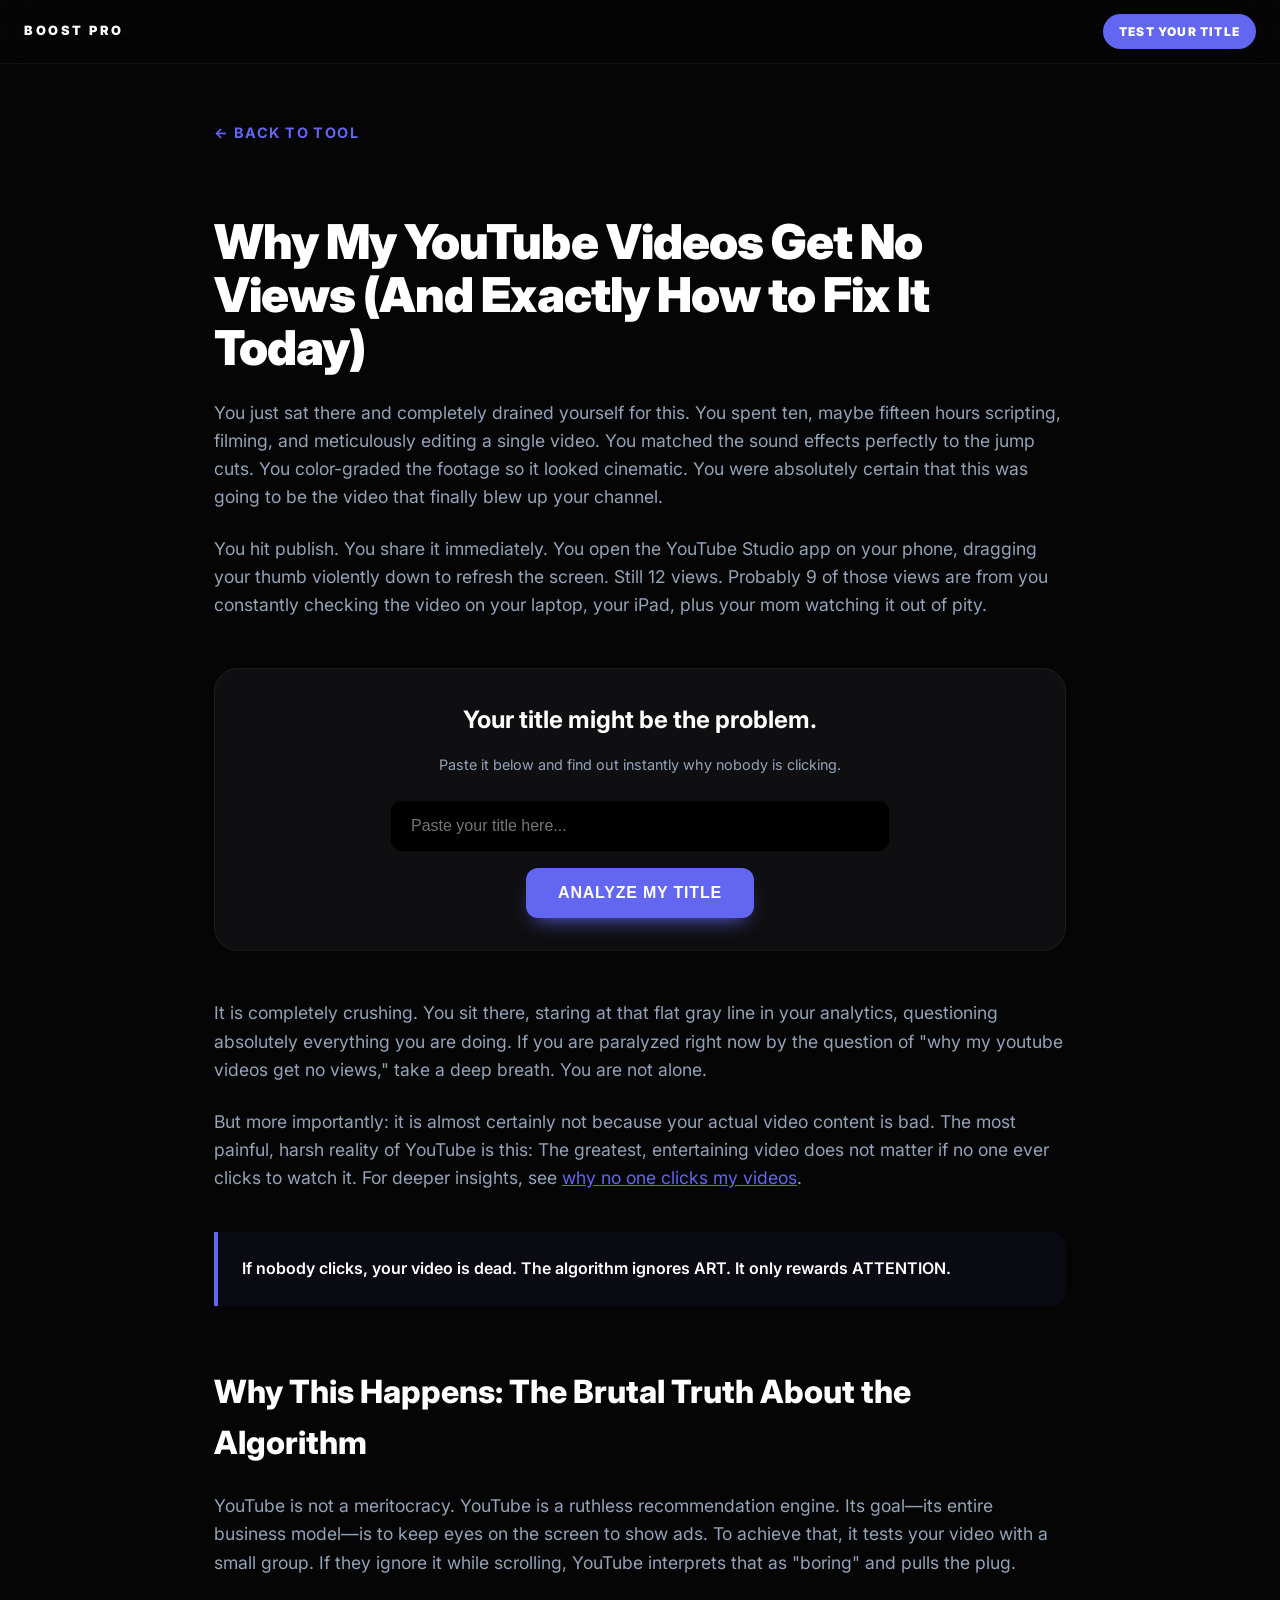
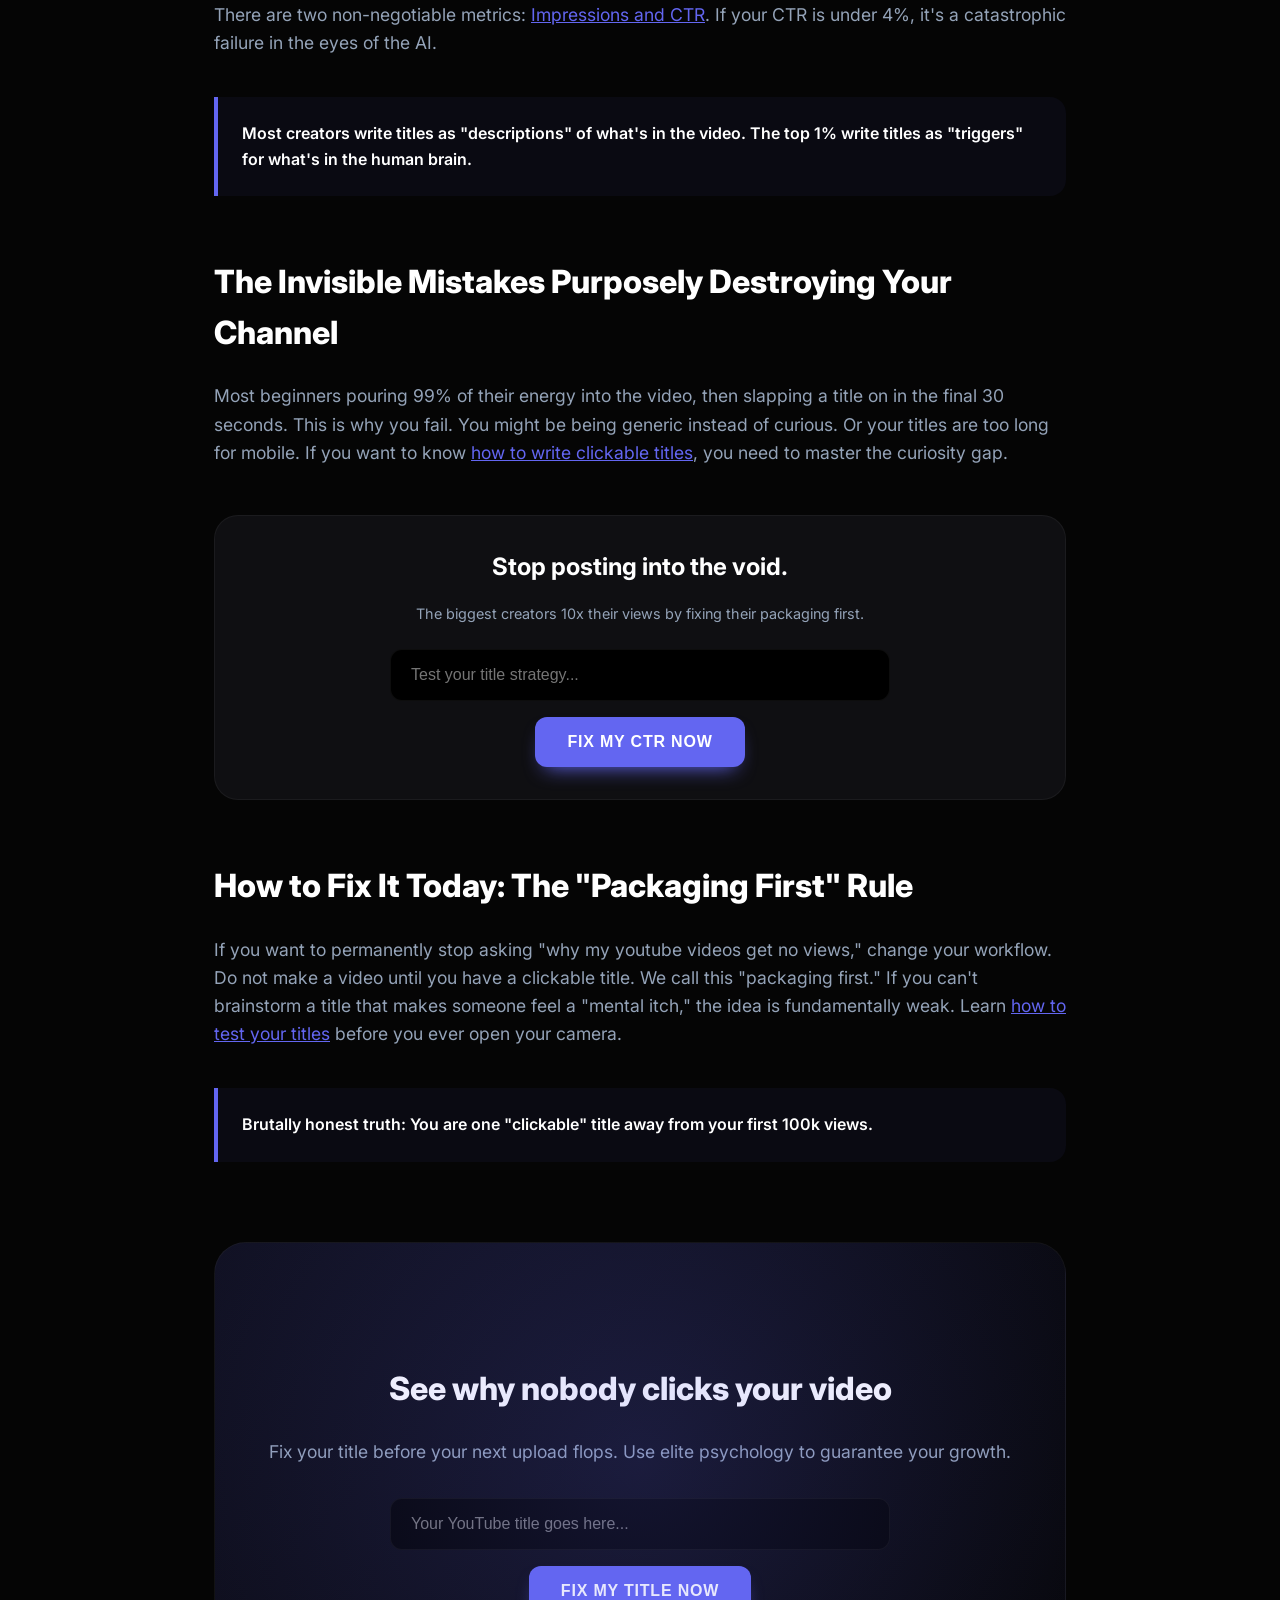
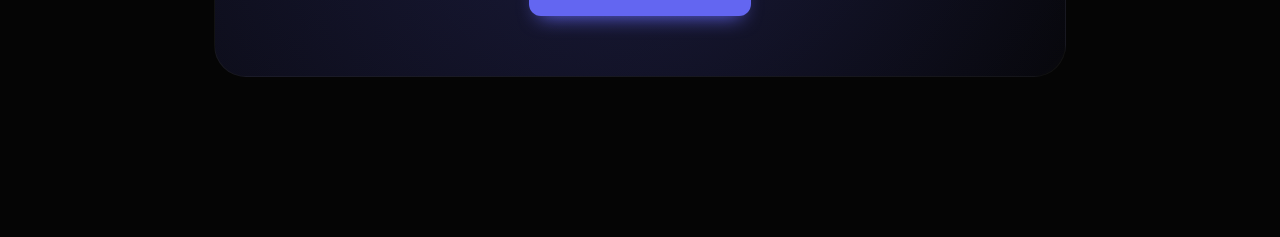
<file: seo_pages/1_why_my_youtube_videos_get_no_views.html>
<!DOCTYPE html>
<html lang="en">
<head>
    <meta charset="UTF-8">
    <meta name="viewport" content="width=device-width, initial-scale=1.0">
    <title>Why My Youtube Videos Get No Views | YouTube Growth Guide</title>
    <link href="https://fonts.googleapis.com/css2?family=Inter:wght@400;500;600;700;800;900&display=swap" rel="stylesheet">
    <link rel="stylesheet" href="styles.css">
</head>
<body>
    <!-- Global Navigation -->
    <nav class="global-nav">
        <a href="../tool.html" class="nav-logo">Boost Pro</a>
        <a href="../tool.html" class="nav-cta">Test Your Title</a>
    </nav>

    <div class="container">
        <a href="../tool.html" class="back-link">&larr; Back to Tool</a>
        
        <h1>Why My YouTube Videos Get No Views (And Exactly How to Fix It Today)</h1>

        <p>You just sat there and completely drained yourself for this. You spent ten, maybe fifteen hours scripting, filming, and meticulously editing a single video. You matched the sound effects perfectly to the jump cuts. You color-graded the footage so it looked cinematic. You were absolutely certain that this was going to be the video that finally blew up your channel.</p>
        
        <p>You hit publish. You share it immediately. You open the YouTube Studio app on your phone, dragging your thumb violently down to refresh the screen. Still 12 views. Probably 9 of those views are from you constantly checking the video on your laptop, your iPad, plus your mom watching it out of pity.</p>

        <!-- Inline CTA 1 -->
        <div class="cta-inline">
            <h3 style="margin-bottom: 8px;">Your title might be the problem.</h3>
            <p style="font-size: 0.9rem; margin-bottom: 24px;">Paste it below and find out instantly why nobody is clicking.</p>
            <input id="inlineInput1" placeholder="Paste your title here...">
            <br>
            <button onclick="redirectWithTitle('inlineInput1')">Analyze My Title</button>
        </div>

        <p>It is completely crushing. You sit there, staring at that flat gray line in your analytics, questioning absolutely everything you are doing. If you are paralyzed right now by the question of "why my youtube videos get no views," take a deep breath. You are not alone.</p>
        
        <p>But more importantly: it is almost certainly not because your actual video content is bad. The most painful, harsh reality of YouTube is this: The greatest, entertaining video does not matter if no one ever clicks to watch it. For deeper insights, see <a href="5_why_no_one_clicks_my_videos.html" style="color: var(--accent);">why no one clicks my videos</a>.</p>

        <div class="highlight-box">
            If nobody clicks, your video is dead. The algorithm ignores ART. It only rewards ATTENTION.
        </div>

        <h2>Why This Happens: The Brutal Truth About the Algorithm</h2>
        <p>YouTube is not a meritocracy. YouTube is a ruthless recommendation engine. Its goal—its entire business model—is to keep eyes on the screen to show ads. To achieve that, it tests your video with a small group. If they ignore it while scrolling, YouTube interprets that as "boring" and pulls the plug.</p>
        
        <p>There are two non-negotiable metrics: <a href="3_why_my_youtube_ctr_is_low.html" style="color: var(--accent);">Impressions and CTR</a>. If your CTR is under 4%, it's a catastrophic failure in the eyes of the AI.</p>

        <div class="highlight-box">
             Most creators write titles as "descriptions" of what's in the video. The top 1% write titles as "triggers" for what's in the human brain.
        </div>

        <h2>The Invisible Mistakes Purposely Destroying Your Channel</h2>
        <p>Most beginners pouring 99% of their energy into the video, then slapping a title on in the final 30 seconds. This is why you fail. You might be being generic instead of curious. Or your titles are too long for mobile. If you want to know <a href="2_how_to_write_clickable_youtube_titles.html" style="color: var(--accent);">how to write clickable titles</a>, you need to master the curiosity gap.</p>

        <div class="cta-inline">
            <h3>Stop posting into the void.</h3>
            <p style="font-size: 0.9rem;">The biggest creators 10x their views by fixing their packaging first.</p>
            <input id="inlineInput2" placeholder="Test your title strategy...">
            <br>
            <button onclick="redirectWithTitle('inlineInput2')">Fix My CTR Now</button>
        </div>

        <h2>How to Fix It Today: The "Packaging First" Rule</h2>
        <p>If you want to permanently stop asking "why my youtube videos get no views," change your workflow. Do not make a video until you have a clickable title. We call this "packaging first." If you can't brainstorm a title that makes someone feel a "mental itch," the idea is fundamentally weak. Learn <a href="4_how_to_test_youtube_titles_before_posting.html" style="color: var(--accent);">how to test your titles</a> before you ever open your camera.</p>

        <div class="highlight-box">
            Brutally honest truth: You are one "clickable" title away from your first 100k views.
        </div>

        <div class="cta-hero" style="margin-top: 80px;">
            <h2>See why nobody clicks your video</h2>
            <p>Fix your title before your next upload flops. Use elite psychology to guarantee your growth.</p>
            <div style="margin-top: 32px;">
                <input id="finalInput" type="text" placeholder="Your YouTube title goes here...">
                <br>
                <button onclick="redirectWithTitle('finalInput')">Fix My Title Now</button>
            </div>
        </div>
    </div>

    <script>
    function redirectWithTitle(inputId) {
      const input = document.getElementById(inputId).value;
      if (!input) return;
      window.location.href = "../tool.html?title=" + encodeURIComponent(input);
    }
    </script>
</body>
</html>
</file>
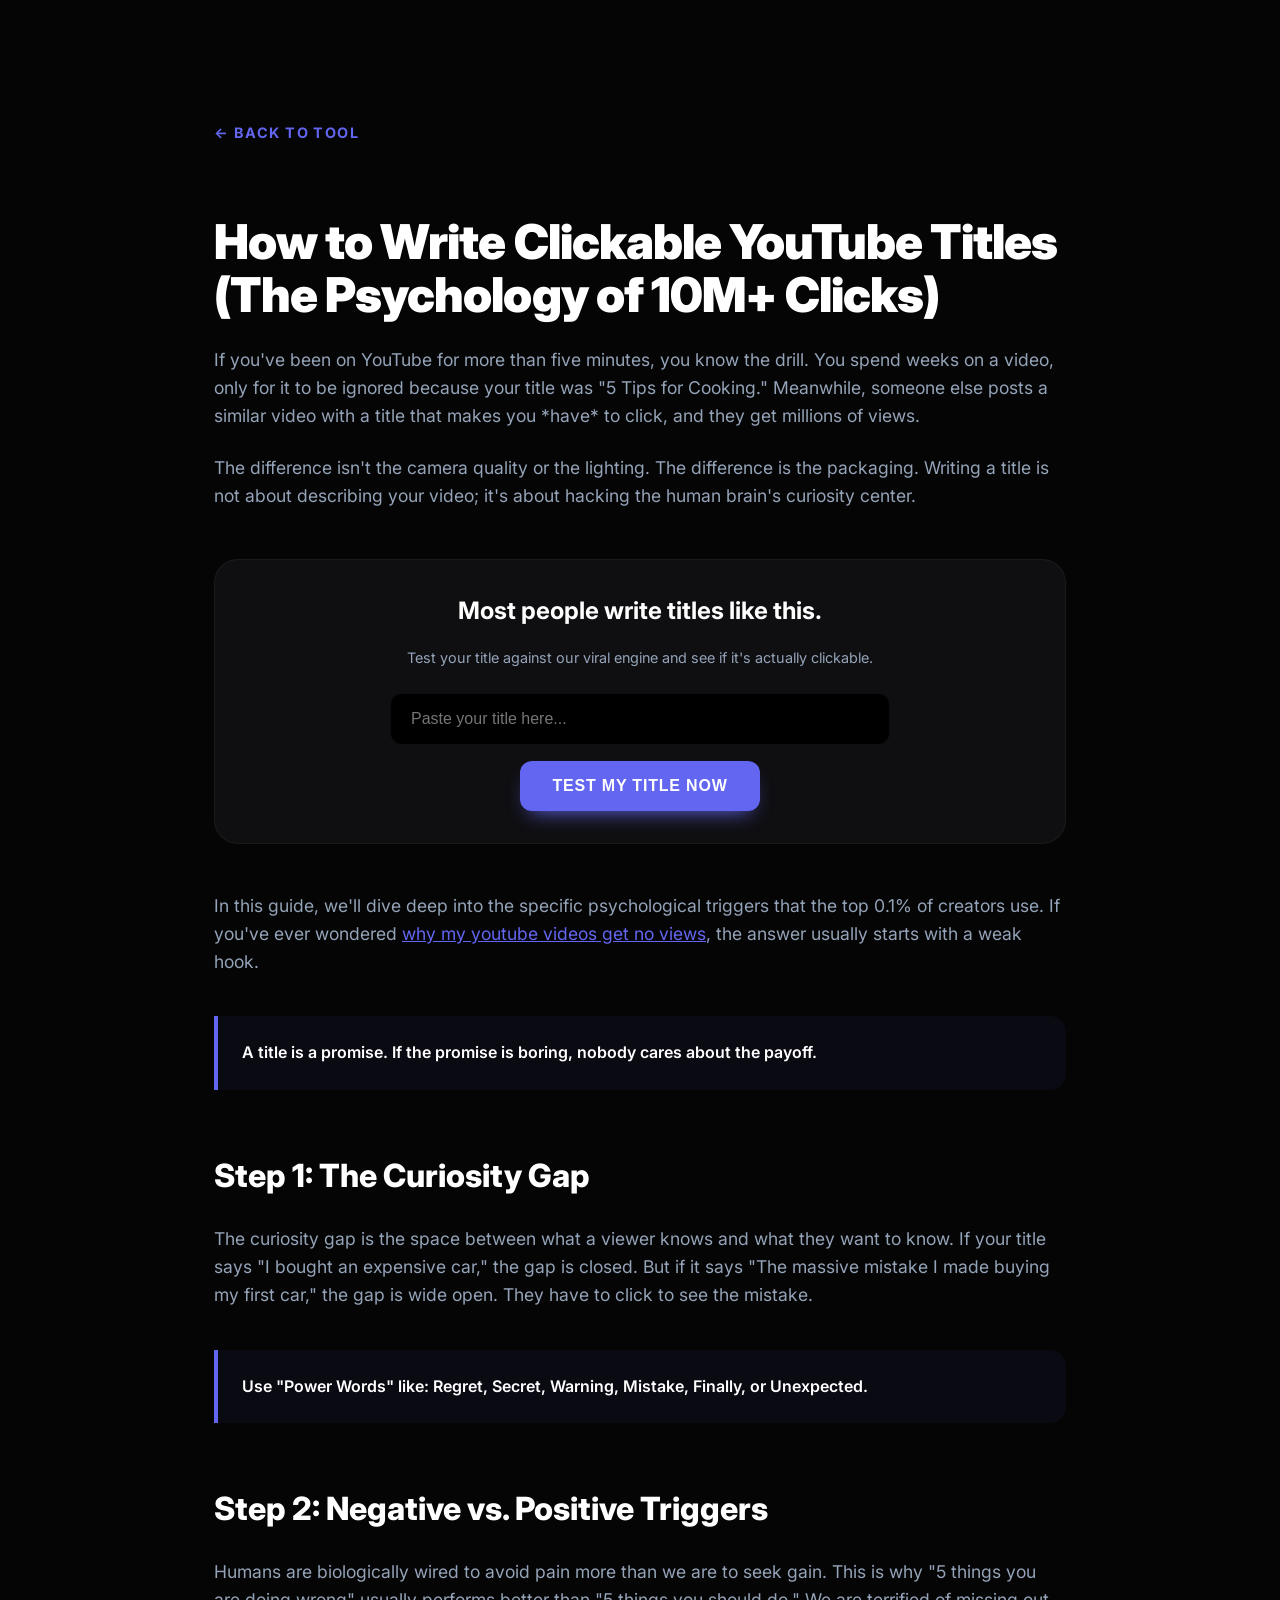
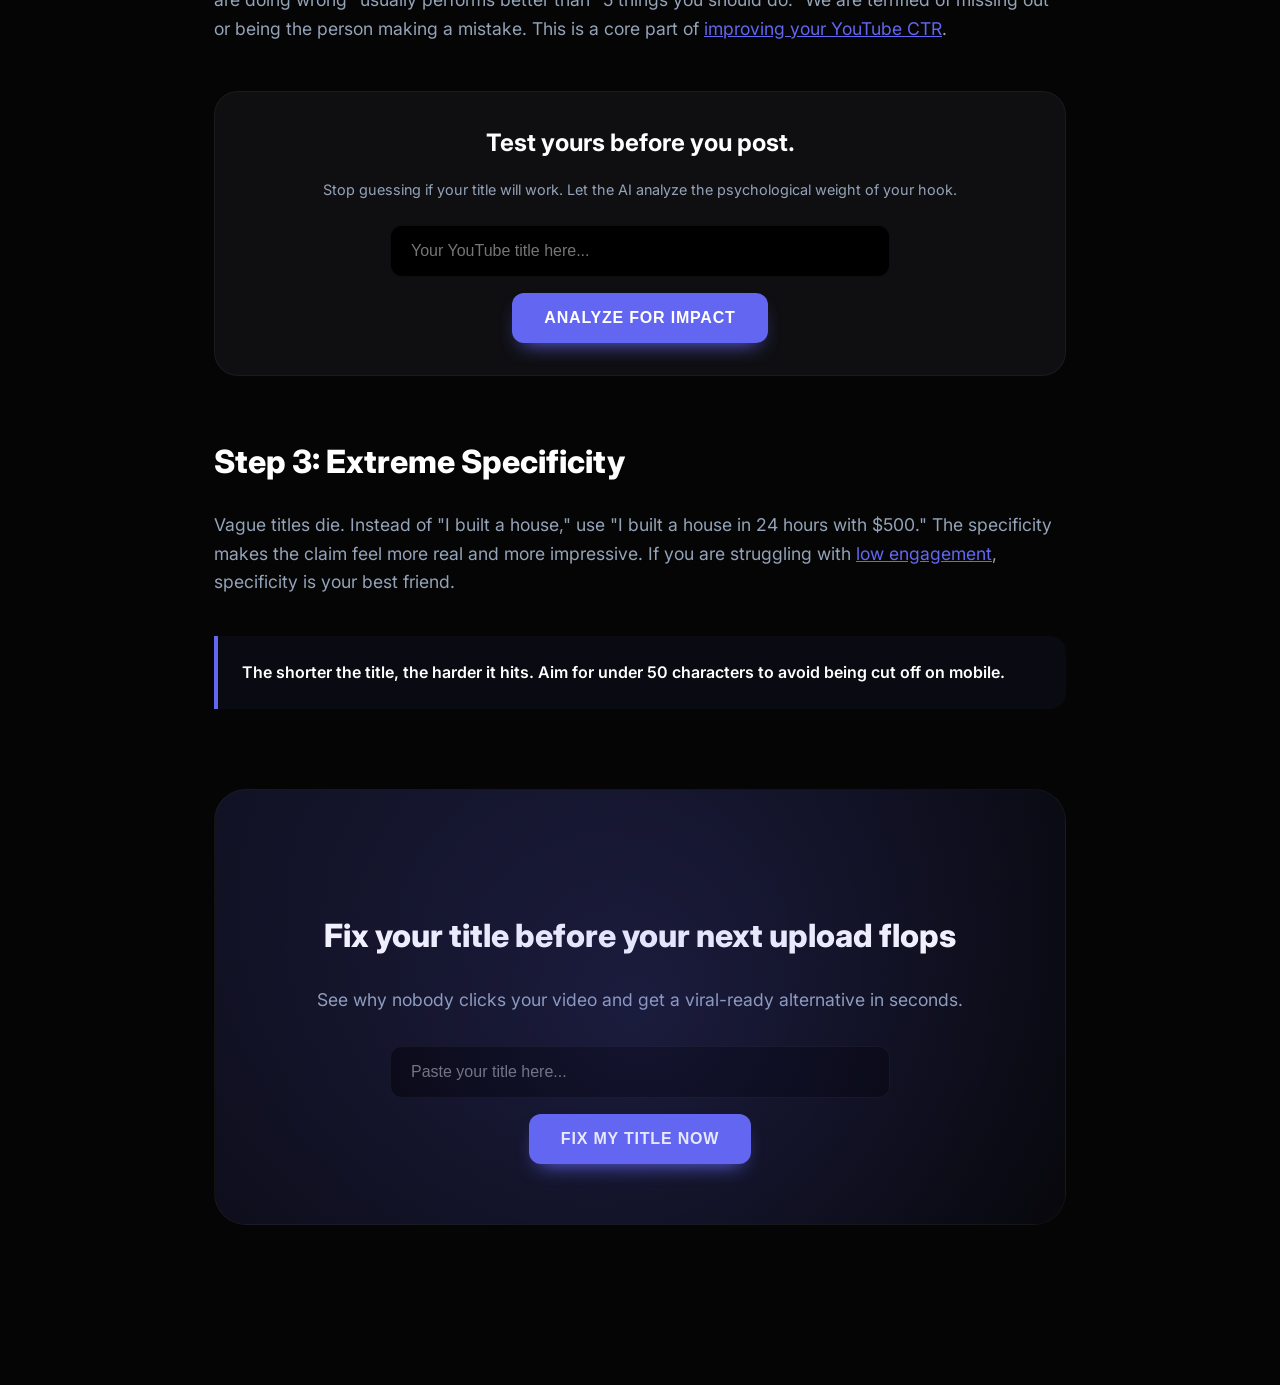
<file: seo_pages/2_how_to_write_clickable_youtube_titles.html>
<!DOCTYPE html>
<html lang="en">
<head>
    <meta charset="UTF-8">
    <meta name="viewport" content="width=device-width, initial-scale=1.0">
    <title>How to Write Clickable Youtube Titles | YouTube Masterclass</title>
    <link href="https://fonts.googleapis.com/css2?family=Inter:wght@400;500;600;700;800;900&display=swap" rel="stylesheet">
    <link rel="stylesheet" href="styles.css">
</head>
<body>
    <div class="container">
        <a href="../tool.html" class="back-link">&larr; Back to Tool</a>
        
        <h1>How to Write Clickable YouTube Titles (The Psychology of 10M+ Clicks)</h1>

        <p>If you've been on YouTube for more than five minutes, you know the drill. You spend weeks on a video, only for it to be ignored because your title was "5 Tips for Cooking." Meanwhile, someone else posts a similar video with a title that makes you *have* to click, and they get millions of views.</p>
        
        <p>The difference isn't the camera quality or the lighting. The difference is the packaging. Writing a title is not about describing your video; it's about hacking the human brain's curiosity center.</p>

        <!-- Inline CTA 1 -->
        <div class="cta-inline">
            <h3>Most people write titles like this.</h3>
            <p style="font-size: 0.9rem; margin-bottom: 24px;">Test your title against our viral engine and see if it's actually clickable.</p>
            <input id="inlineInput1" placeholder="Paste your title here...">
            <br>
            <button onclick="redirectWithTitle('inlineInput1')">Test My Title Now</button>
        </div>

        <p>In this guide, we'll dive deep into the specific psychological triggers that the top 0.1% of creators use. If you've ever wondered <a href="1_why_my_youtube_videos_get_no_views.html" style="color: var(--accent);">why my youtube videos get no views</a>, the answer usually starts with a weak hook.</p>

        <div class="highlight-box">
             A title is a promise. If the promise is boring, nobody cares about the payoff.
        </div>

        <h2>Step 1: The Curiosity Gap</h2>
        <p>The curiosity gap is the space between what a viewer knows and what they want to know. If your title says "I bought an expensive car," the gap is closed. But if it says "The massive mistake I made buying my first car," the gap is wide open. They have to click to see the mistake.</p>
        
        <div class="highlight-box">
             Use "Power Words" like: Regret, Secret, Warning, Mistake, Finally, or Unexpected.
        </div>

        <h2>Step 2: Negative vs. Positive Triggers</h2>
        <p>Humans are biologically wired to avoid pain more than we are to seek gain. This is why "5 things you are doing wrong" usually performs better than "5 things you should do." We are terrified of missing out or being the person making a mistake. This is a core part of <a href="3_why_my_youtube_ctr_is_low.html" style="color: var(--accent);">improving your YouTube CTR</a>.</p>

        <div class="cta-inline">
            <h3>Test yours before you post.</h3>
            <p style="font-size: 0.9rem;">Stop guessing if your title will work. Let the AI analyze the psychological weight of your hook.</p>
            <input id="inlineInput2" placeholder="Your YouTube title here...">
            <br>
            <button onclick="redirectWithTitle('inlineInput2')">Analyze For Impact</button>
        </div>

        <h2>Step 3: Extreme Specificity</h2>
        <p>Vague titles die. Instead of "I built a house," use "I built a house in 24 hours with $500." The specificity makes the claim feel more real and more impressive. If you are struggling with <a href="5_why_no_one_clicks_my_videos.html" style="color: var(--accent);">low engagement</a>, specificity is your best friend.</p>

        <div class="highlight-box">
            The shorter the title, the harder it hits. Aim for under 50 characters to avoid being cut off on mobile.
        </div>

        <div class="cta-hero" style="margin-top: 80px;">
            <h2>Fix your title before your next upload flops</h2>
            <p>See why nobody clicks your video and get a viral-ready alternative in seconds.</p>
            <div style="margin-top: 32px;">
                <input id="finalInput" type="text" placeholder="Paste your title here...">
                <br>
                <button onclick="redirectWithTitle('finalInput')">Fix My Title Now</button>
            </div>
        </div>
    </div>

    <script>
    function redirectWithTitle(inputId) {
      const input = document.getElementById(inputId).value;
      if (!input) return;
      window.location.href = "../tool.html?title=" + encodeURIComponent(input);
    }
    </script>
</body>
</html>
</file>
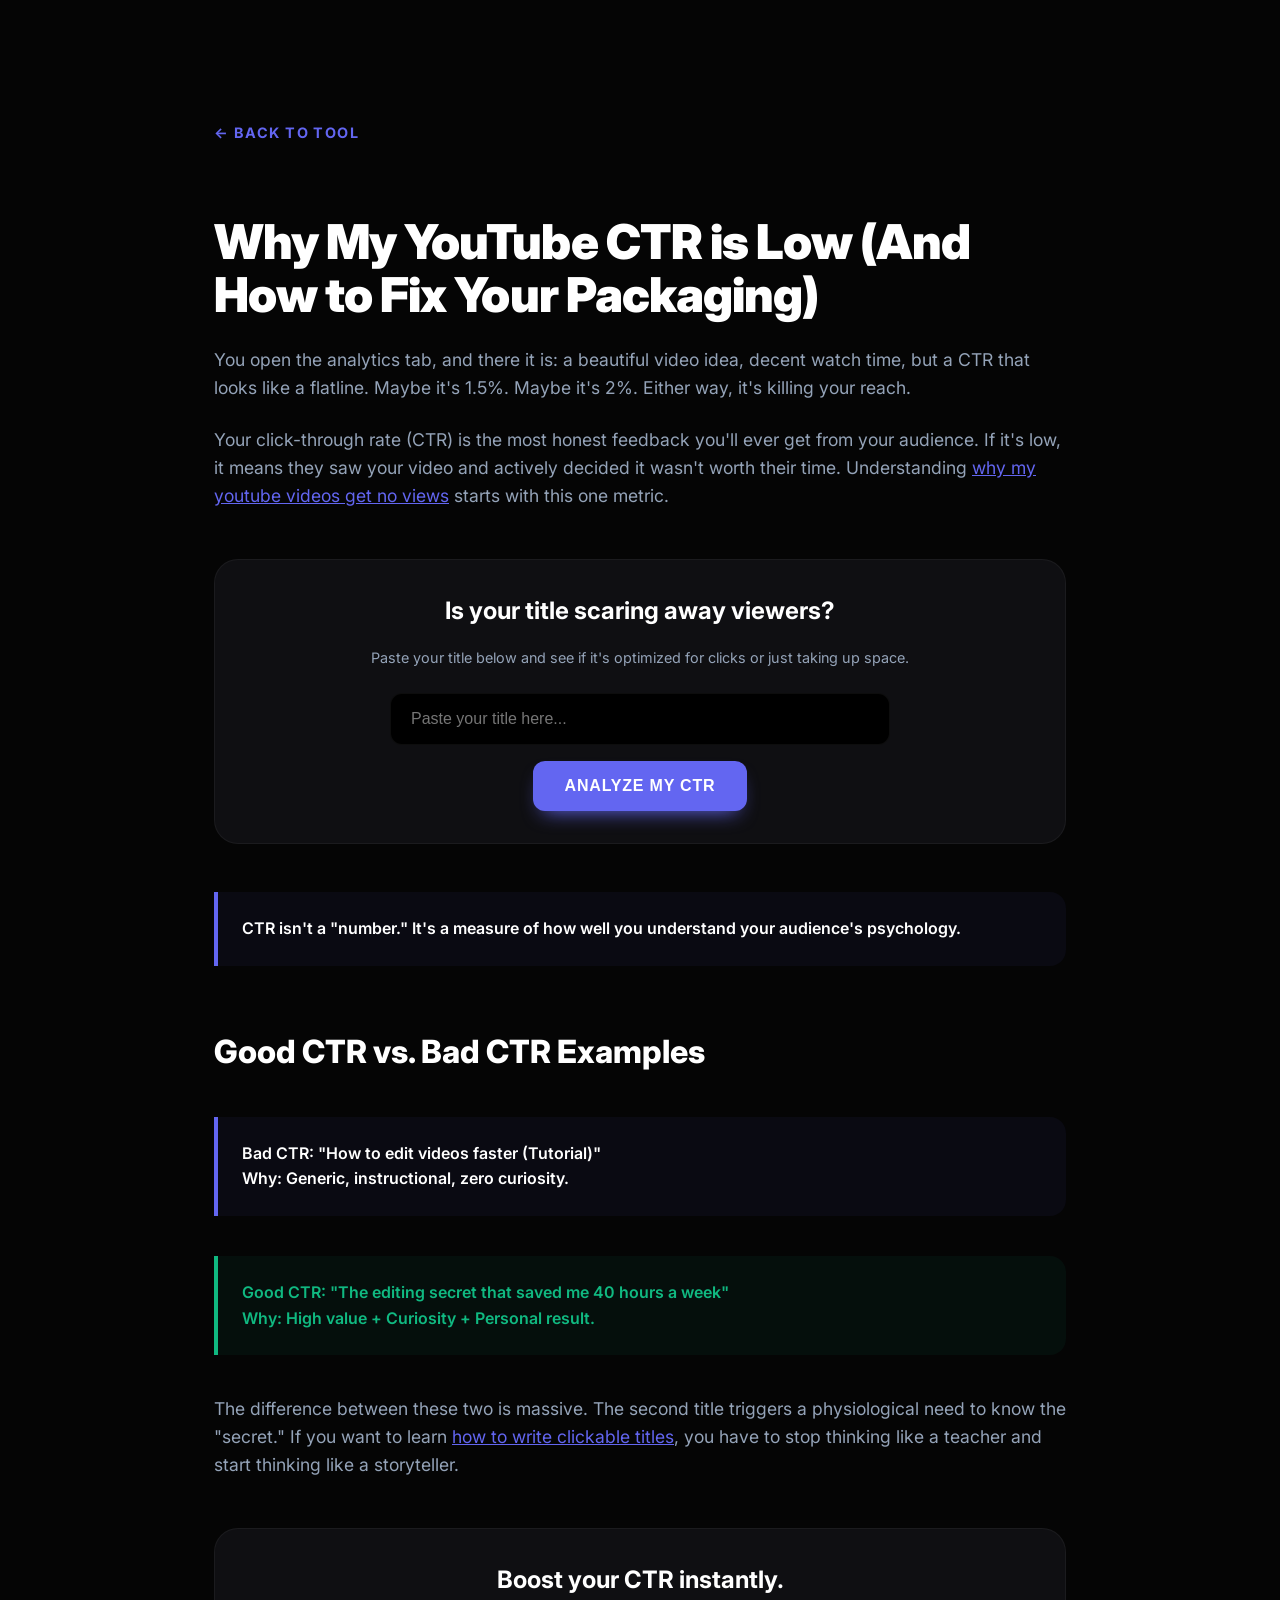
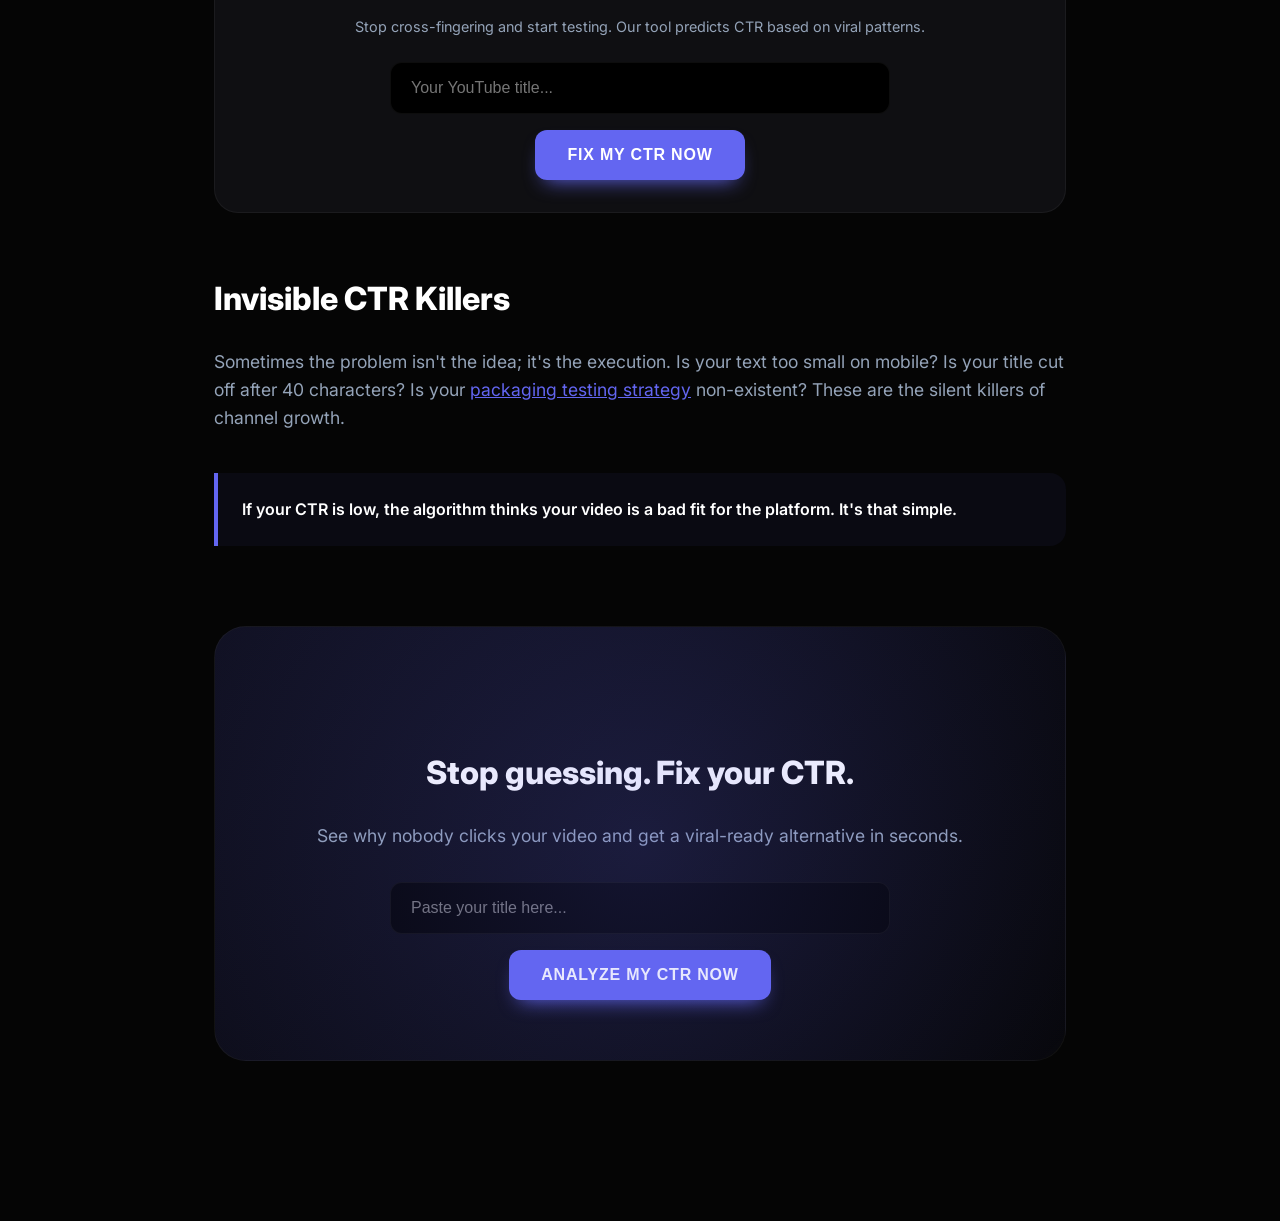
<file: seo_pages/3_why_my_youtube_ctr_is_low.html>
<!DOCTYPE html>
<html lang="en">
<head>
    <meta charset="UTF-8">
    <meta name="viewport" content="width=device-width, initial-scale=1.0">
    <title>Why My Youtube Ctr Is Low | YouTube Analytics Guide</title>
    <link href="https://fonts.googleapis.com/css2?family=Inter:wght@400;500;600;700;800;900&display=swap" rel="stylesheet">
    <link rel="stylesheet" href="styles.css">
</head>
<body>
    <div class="container">
        <a href="../tool.html" class="back-link">&larr; Back to Tool</a>
        
        <h1>Why My YouTube CTR is Low (And How to Fix Your Packaging)</h1>

        <p>You open the analytics tab, and there it is: a beautiful video idea, decent watch time, but a CTR that looks like a flatline. Maybe it's 1.5%. Maybe it's 2%. Either way, it's killing your reach.</p>
        
        <p>Your click-through rate (CTR) is the most honest feedback you'll ever get from your audience. If it's low, it means they saw your video and actively decided it wasn't worth their time. Understanding <a href="1_why_my_youtube_videos_get_no_views.html" style="color: var(--accent);">why my youtube videos get no views</a> starts with this one metric.</p>

        <!-- Inline CTA 1 -->
        <div class="cta-inline">
            <h3>Is your title scaring away viewers?</h3>
            <p style="font-size: 0.9rem; margin-bottom: 24px;">Paste your title below and see if it's optimized for clicks or just taking up space.</p>
            <input id="inlineInput1" placeholder="Paste your title here...">
            <br>
            <button onclick="redirectWithTitle('inlineInput1')">Analyze My CTR</button>
        </div>

        <div class="highlight-box">
             CTR isn't a "number." It's a measure of how well you understand your audience's psychology.
        </div>

        <h2>Good CTR vs. Bad CTR Examples</h2>
        
        <div class="highlight-box">
             Bad CTR: "How to edit videos faster (Tutorial)" <br/>
             Why: Generic, instructional, zero curiosity.
        </div>

        <div class="highlight-box" style="background: rgba(16, 185, 129, 0.05); border-left-color: var(--success); color: var(--success);">
             Good CTR: "The editing secret that saved me 40 hours a week" <br/>
             Why: High value + Curiosity + Personal result.
        </div>

        <p>The difference between these two is massive. The second title triggers a physiological need to know the "secret." If you want to learn <a href="2_how_to_write_clickable_youtube_titles.html" style="color: var(--accent);">how to write clickable titles</a>, you have to stop thinking like a teacher and start thinking like a storyteller.</p>

        <div class="cta-inline">
            <h3>Boost your CTR instantly.</h3>
            <p style="font-size: 0.9rem;">Stop cross-fingering and start testing. Our tool predicts CTR based on viral patterns.</p>
            <input id="inlineInput2" placeholder="Your YouTube title...">
            <br>
            <button onclick="redirectWithTitle('inlineInput2')">Fix My CTR Now</button>
        </div>

        <h2>Invisible CTR Killers</h2>
        <p>Sometimes the problem isn't the idea; it's the execution. Is your text too small on mobile? Is your title cut off after 40 characters? Is your <a href="4_how_to_test_youtube_titles_before_posting.html" style="color: var(--accent);">packaging testing strategy</a> non-existent? These are the silent killers of channel growth.</p>

        <div class="highlight-box">
            If your CTR is low, the algorithm thinks your video is a bad fit for the platform. It's that simple. 
        </div>

        <div class="cta-hero" style="margin-top: 80px;">
            <h2>Stop guessing. Fix your CTR.</h2>
            <p>See why nobody clicks your video and get a viral-ready alternative in seconds.</p>
            <div style="margin-top: 32px;">
                <input id="finalInput" type="text" placeholder="Paste your title here...">
                <br>
                <button onclick="redirectWithTitle('finalInput')">Analyze My CTR Now</button>
            </div>
        </div>
    </div>

    <script>
    function redirectWithTitle(inputId) {
      const input = document.getElementById(inputId).value;
      if (!input) return;
      window.location.href = "../tool.html?title=" + encodeURIComponent(input);
    }
    </script>
</body>
</html>
</file>
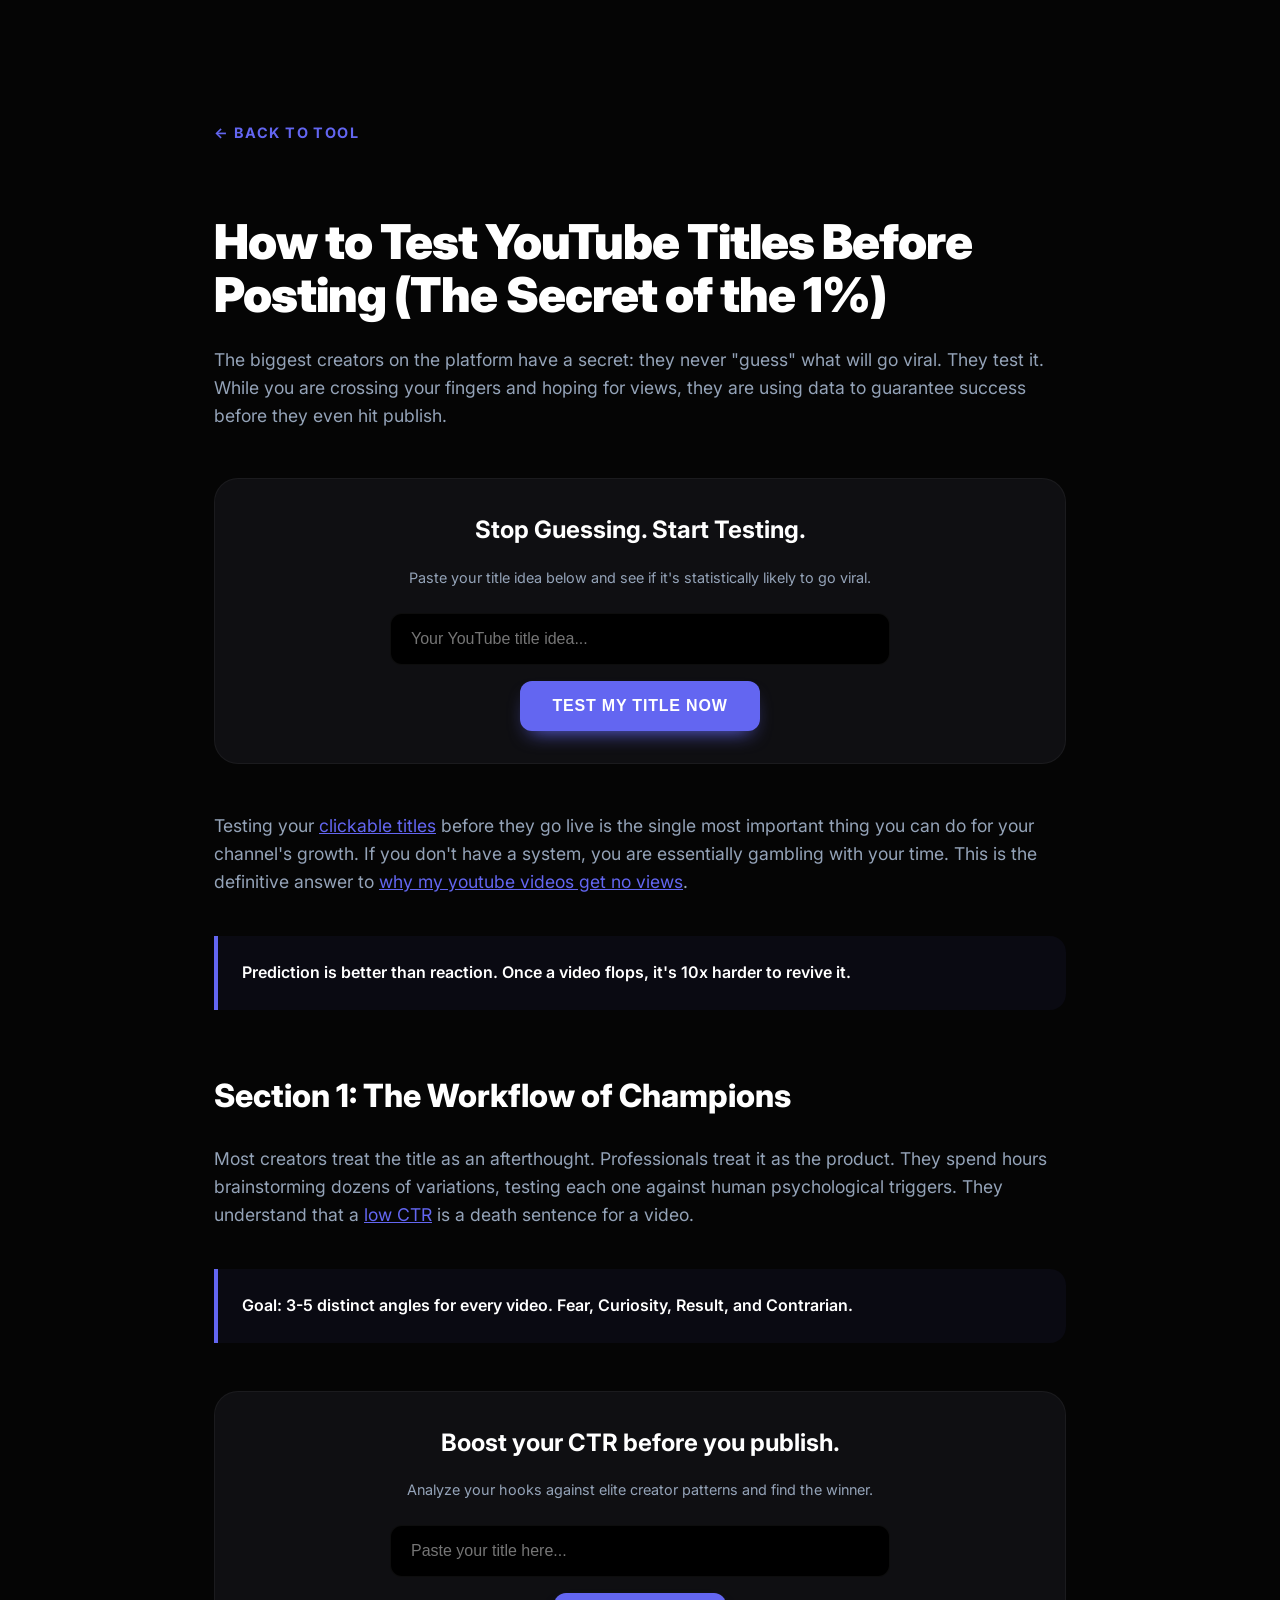
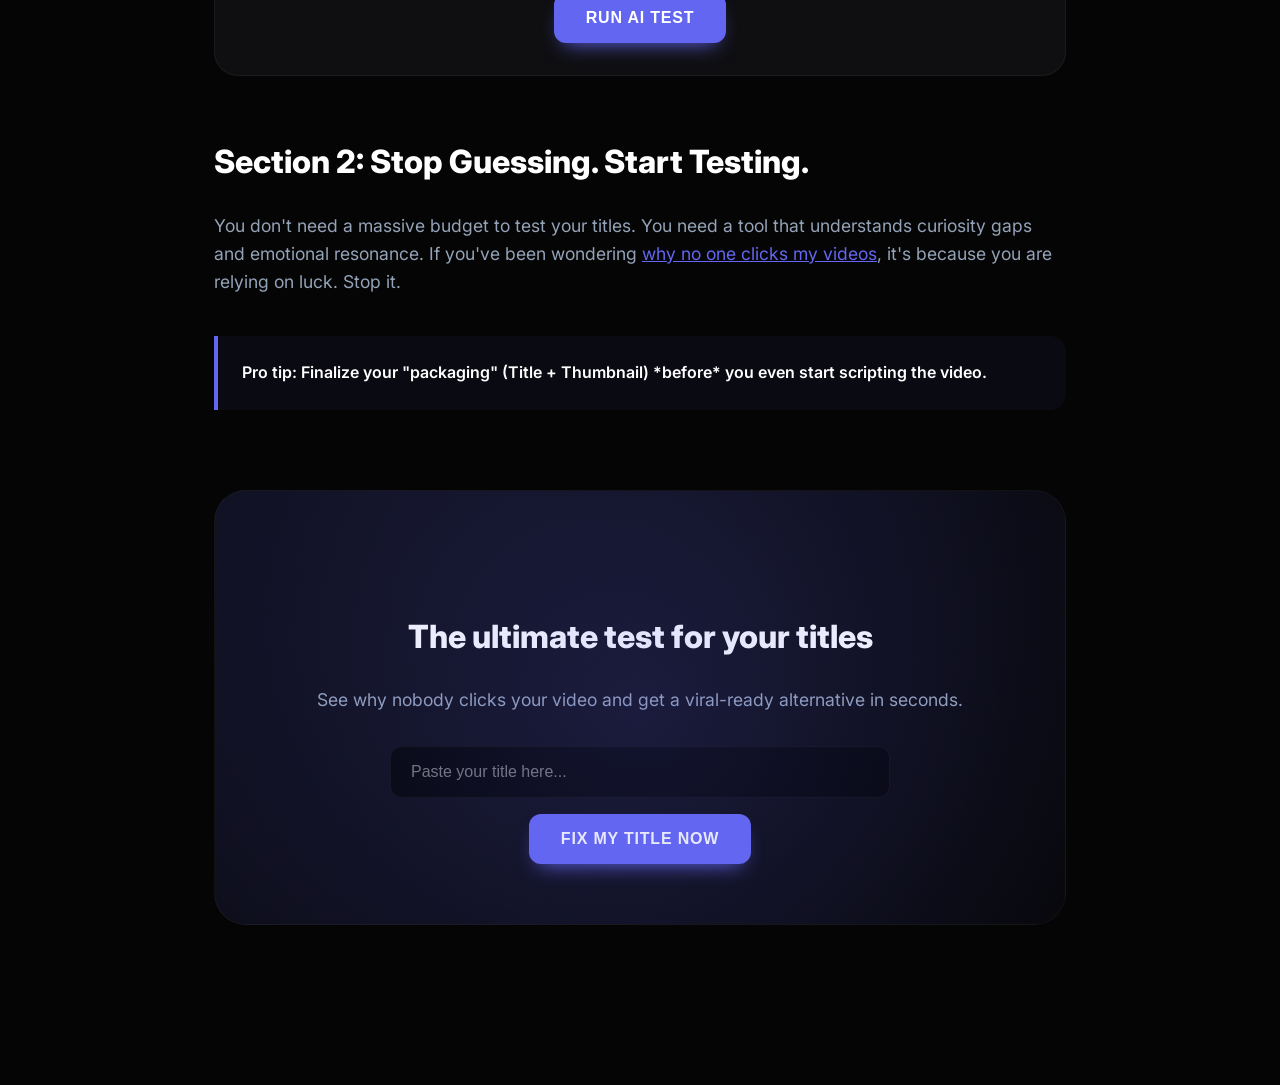
<file: seo_pages/4_how_to_test_youtube_titles_before_posting.html>
<!DOCTYPE html>
<html lang="en">
<head>
    <meta charset="UTF-8">
    <meta name="viewport" content="width=device-width, initial-scale=1.0">
    <title>How to Test Youtube Titles Before Posting | Creator Success</title>
    <link href="https://fonts.googleapis.com/css2?family=Inter:wght@400;500;600;700;800;900&display=swap" rel="stylesheet">
    <link rel="stylesheet" href="styles.css">
</head>
<body>
    <div class="container">
        <a href="../tool.html" class="back-link">&larr; Back to Tool</a>
        
        <h1>How to Test YouTube Titles Before Posting (The Secret of the 1%)</h1>

        <p>The biggest creators on the platform have a secret: they never "guess" what will go viral. They test it. While you are crossing your fingers and hoping for views, they are using data to guarantee success before they even hit publish.</p>

        <!-- Immediate CTA for High Intent Page -->
        <div class="cta-inline">
            <h3>Stop Guessing. Start Testing.</h3>
            <p style="font-size: 0.9rem; margin-bottom: 24px;">Paste your title idea below and see if it's statistically likely to go viral.</p>
            <input id="inlineInput1" placeholder="Your YouTube title idea...">
            <br>
            <button onclick="redirectWithTitle('inlineInput1')">Test My Title Now</button>
        </div>

        <p>Testing your <a href="2_how_to_write_clickable_youtube_titles.html" style="color: var(--accent);">clickable titles</a> before they go live is the single most important thing you can do for your channel's growth. If you don't have a system, you are essentially gambling with your time. This is the definitive answer to <a href="1_why_my_youtube_videos_get_no_views.html" style="color: var(--accent);">why my youtube videos get no views</a>.</p>

        <div class="highlight-box">
             Prediction is better than reaction. Once a video flops, it's 10x harder to revive it.
        </div>

        <h2>Section 1: The Workflow of Champions</h2>
        <p>Most creators treat the title as an afterthought. Professionals treat it as the product. They spend hours brainstorming dozens of variations, testing each one against human psychological triggers. They understand that a <a href="3_why_my_youtube_ctr_is_low.html" style="color: var(--accent);">low CTR</a> is a death sentence for a video.</p>
        
        <div class="highlight-box">
             Goal: 3-5 distinct angles for every video. Fear, Curiosity, Result, and Contrarian.
        </div>

        <div class="cta-inline">
            <h3>Boost your CTR before you publish.</h3>
            <p style="font-size: 0.9rem;">Analyze your hooks against elite creator patterns and find the winner.</p>
            <input id="inlineInput2" placeholder="Paste your title here...">
            <br>
            <button onclick="redirectWithTitle('inlineInput2')">Run AI Test</button>
        </div>

        <h2>Section 2: Stop Guessing. Start Testing.</h2>
        <p>You don't need a massive budget to test your titles. You need a tool that understands curiosity gaps and emotional resonance. If you've been wondering <a href="5_why_no_one_clicks_my_videos.html" style="color: var(--accent);">why no one clicks my videos</a>, it's because you are relying on luck. Stop it.</p>

        <div class="highlight-box">
            Pro tip: Finalize your "packaging" (Title + Thumbnail) *before* you even start scripting the video.
        </div>

        <div class="cta-hero" style="margin-top: 80px;">
            <h2>The ultimate test for your titles</h2>
            <p>See why nobody clicks your video and get a viral-ready alternative in seconds.</p>
            <div style="margin-top: 32px;">
                <input id="finalInput" type="text" placeholder="Paste your title here...">
                <br>
                <button onclick="redirectWithTitle('finalInput')">Fix My Title Now</button>
            </div>
        </div>
    </div>

    <script>
    function redirectWithTitle(inputId) {
      const input = document.getElementById(inputId).value;
      if (!input) return;
      window.location.href = "../tool.html?title=" + encodeURIComponent(input);
    }
    </script>
</body>
</html>
</file>
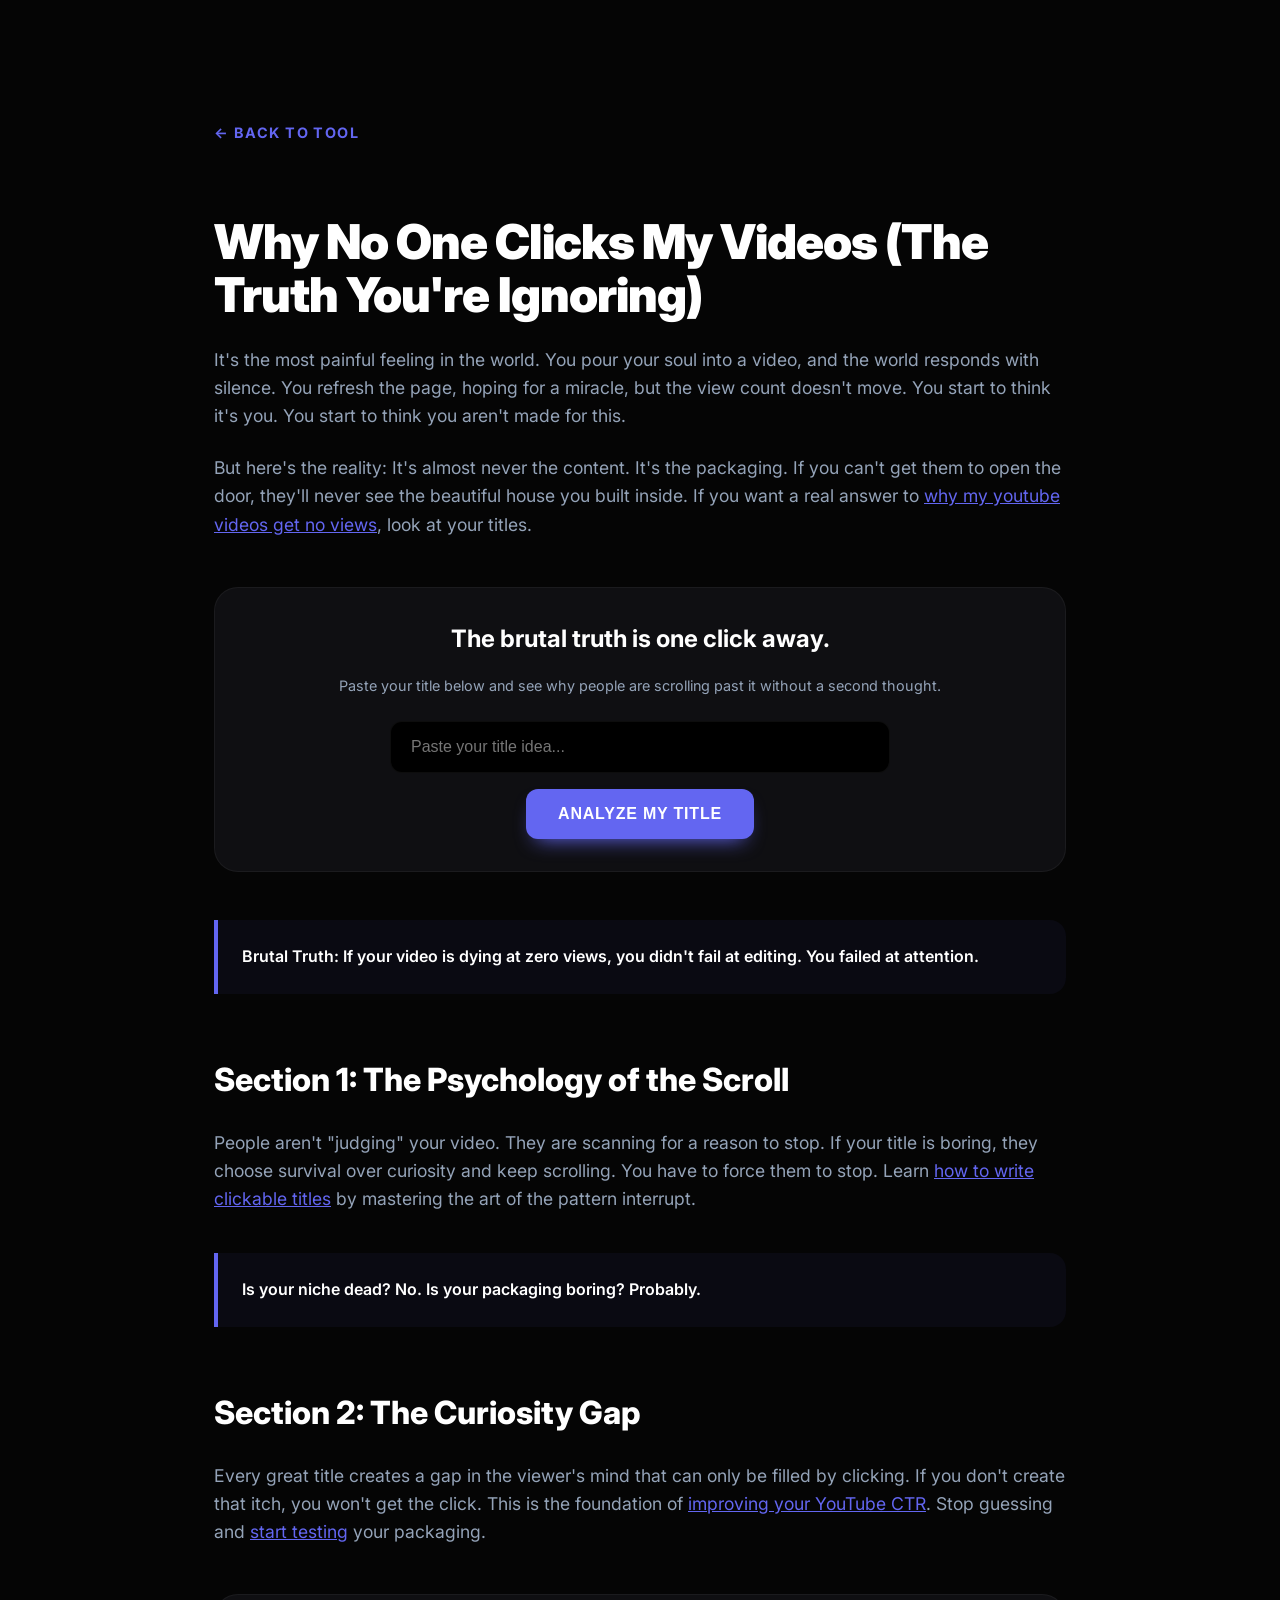
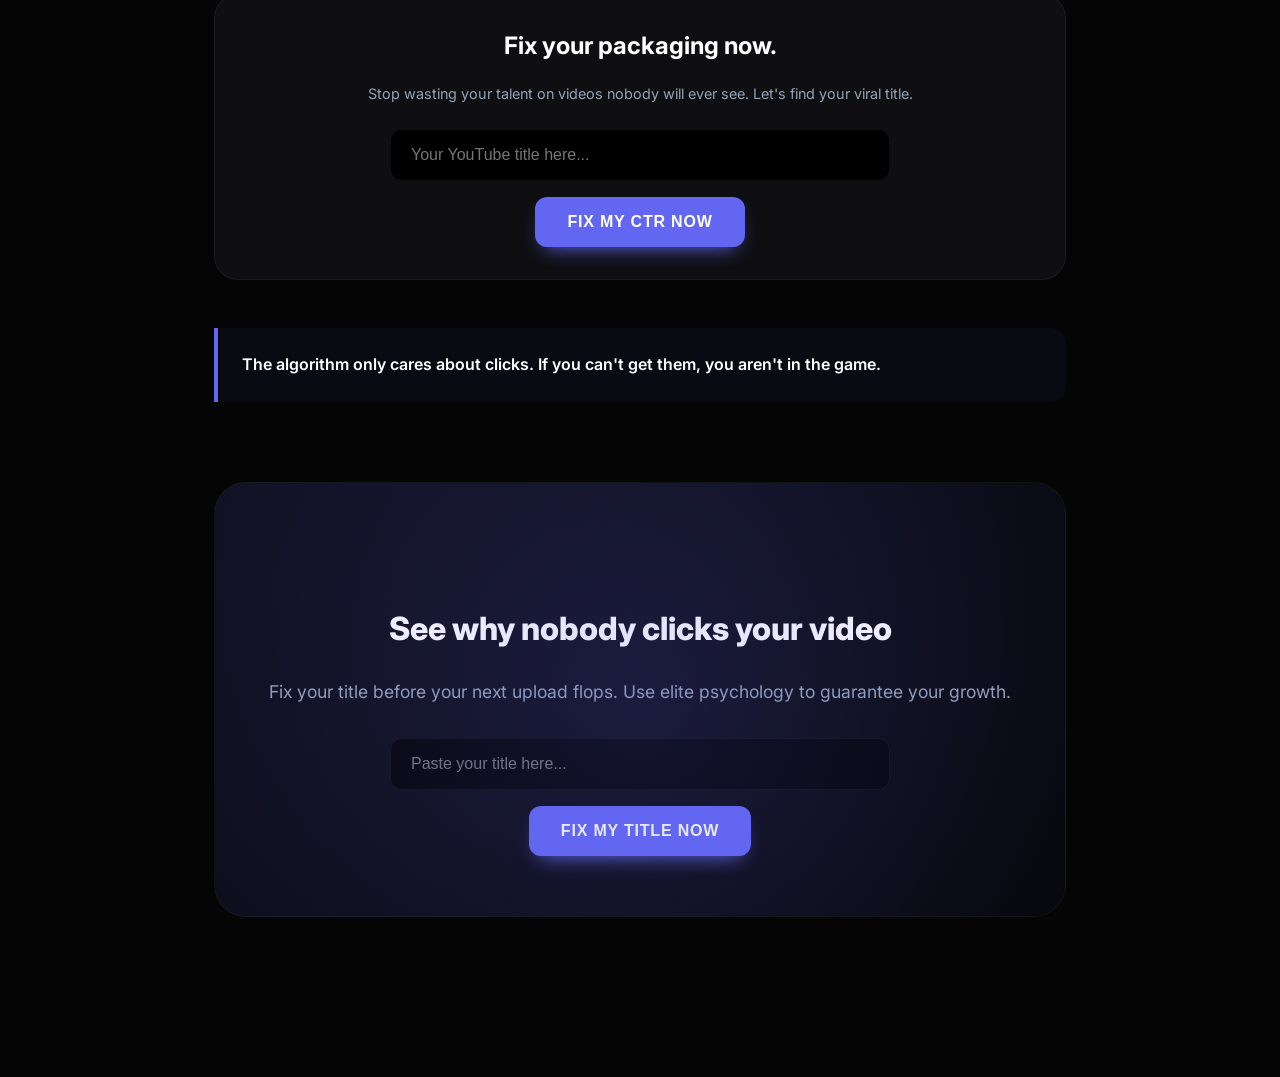
<file: seo_pages/5_why_no_one_clicks_my_videos.html>
<!DOCTYPE html>
<html lang="en">
<head>
    <meta charset="UTF-8">
    <meta name="viewport" content="width=device-width, initial-scale=1.0">
    <title>Why No One Clicks My Videos | Final Reality Check</title>
    <link href="https://fonts.googleapis.com/css2?family=Inter:wght@400;500;600;700;800;900&display=swap" rel="stylesheet">
    <link rel="stylesheet" href="styles.css">
</head>
<body>
    <div class="container">
        <a href="../tool.html" class="back-link">&larr; Back to Tool</a>
        
        <h1>Why No One Clicks My Videos (The Truth You're Ignoring)</h1>

        <p>It's the most painful feeling in the world. You pour your soul into a video, and the world responds with silence. You refresh the page, hoping for a miracle, but the view count doesn't move. You start to think it's you. You start to think you aren't made for this.</p>
        
        <p>But here's the reality: It's almost never the content. It's the packaging. If you can't get them to open the door, they'll never see the beautiful house you built inside. If you want a real answer to <a href="1_why_my_youtube_videos_get_no_views.html" style="color: var(--accent);">why my youtube videos get no views</a>, look at your titles.</p>

        <!-- Inline CTA 1 -->
        <div class="cta-inline">
            <h3>The brutal truth is one click away.</h3>
            <p style="font-size: 0.9rem; margin-bottom: 24px;">Paste your title below and see why people are scrolling past it without a second thought.</p>
            <input id="inlineInput1" placeholder="Paste your title idea...">
            <br>
            <button onclick="redirectWithTitle('inlineInput1')">Analyze My Title</button>
        </div>

        <div class="highlight-box">
             Brutal Truth: If your video is dying at zero views, you didn't fail at editing. You failed at attention.
        </div>

        <h2>Section 1: The Psychology of the Scroll</h2>
        <p>People aren't "judging" your video. They are scanning for a reason to stop. If your title is boring, they choose survival over curiosity and keep scrolling. You have to force them to stop. Learn <a href="2_how_to_write_clickable_youtube_titles.html" style="color: var(--accent);">how to write clickable titles</a> by mastering the art of the pattern interrupt.</p>
        
        <div class="highlight-box">
             Is your niche dead? No. Is your packaging boring? Probably.
        </div>

        <h2>Section 2: The Curiosity Gap</h2>
        <p>Every great title creates a gap in the viewer's mind that can only be filled by clicking. If you don't create that itch, you won't get the click. This is the foundation of <a href="3_why_my_youtube_ctr_is_low.html" style="color: var(--accent);">improving your YouTube CTR</a>. Stop guessing and <a href="4_how_to_test_youtube_titles_before_posting.html" style="color: var(--accent);">start testing</a> your packaging.</p>

        <div class="cta-inline">
            <h3>Fix your packaging now.</h3>
            <p style="font-size: 0.9rem;">Stop wasting your talent on videos nobody will ever see. Let's find your viral title.</p>
            <input id="inlineInput2" placeholder="Your YouTube title here...">
            <br>
            <button onclick="redirectWithTitle('inlineInput2')">Fix My CTR Now</button>
        </div>

        <div class="highlight-box">
            The algorithm only cares about clicks. If you can't get them, you aren't in the game.
        </div>

        <div class="cta-hero" style="margin-top: 80px;">
            <h2>See why nobody clicks your video</h2>
            <p>Fix your title before your next upload flops. Use elite psychology to guarantee your growth.</p>
            <div style="margin-top: 32px;">
                <input id="finalInput" type="text" placeholder="Paste your title here...">
                <br>
                <button onclick="redirectWithTitle('finalInput')">Fix My Title Now</button>
            </div>
        </div>
    </div>

    <script>
    function redirectWithTitle(inputId) {
      const input = document.getElementById(inputId).value;
      if (!input) return;
      window.location.href = "../tool.html?title=" + encodeURIComponent(input);
    }
    </script>
</body>
</html>
</file>
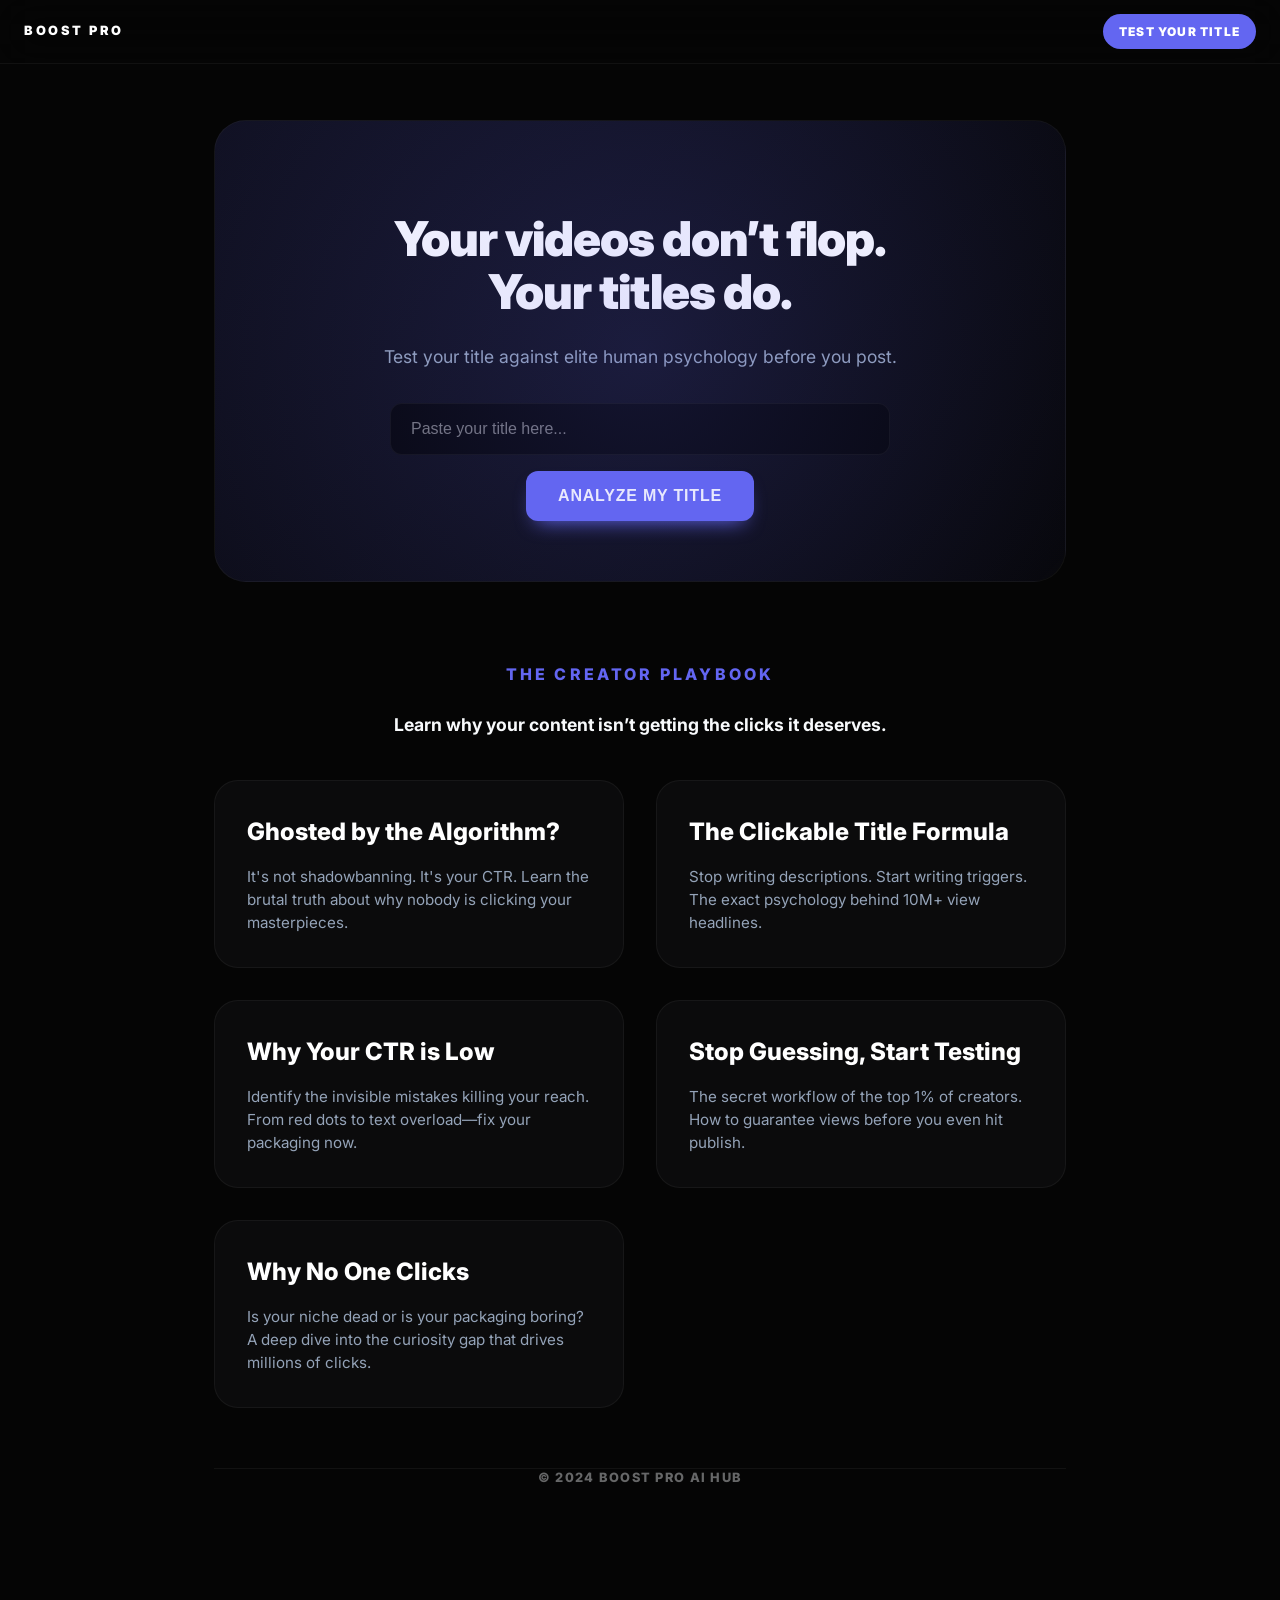
<file: seo_pages/seoindex.html>
<!DOCTYPE html>
<html lang="en">
<head>
    <meta charset="UTF-8">
    <meta name="viewport" content="width=device-width, initial-scale=1.0">
    <title>Creator Hub | Boost Pro SEO</title>
    <meta name="description" content="Master the art of clickable packaging. Stop guessing and start growing with elite creator insights.">
    <link href="https://fonts.googleapis.com/css2?family=Inter:wght@400;500;600;700;800;900&display=swap" rel="stylesheet">
    <link rel="stylesheet" href="styles.css">
</head>
<body>
    <!-- Global Navigation -->
    <nav class="global-nav">
        <a href="../tool.html" class="nav-logo">Boost Pro</a>
        <a href="../tool.html" class="nav-cta">Test Your Title</a>
    </nav>

    <div class="container">
        <!-- Hero Section -->
        <header class="cta-hero">
            <h1>Your videos don’t flop. <br/>Your titles do.</h1>
            <p>Test your title against elite human psychology before you post.</p>
            <div style="margin-top: 32px;">
                <input id="hubInput" type="text" placeholder="Paste your title here...">
                <br>
                <button onclick="redirectWithTitle('hubInput')">Analyze My Title</button>
            </div>
        </header>

        <section>
            <div style="text-align: center; margin-bottom: 40px;">
                <h2 style="margin-top: 0; font-size: 1rem; color: var(--accent); letter-spacing: 0.2em; text-transform: uppercase;">The Creator Playbook</h2>
                <p style="color: var(--text-primary); font-weight: 700;">Learn why your content isn’t getting the clicks it deserves.</p>
            </div>
            
            <div class="pages-grid">
                <a href="1_why_my_youtube_videos_get_no_views.html" class="page-card">
                    <h2>Ghosted by the Algorithm?</h2>
                    <p>It's not shadowbanning. It's your CTR. Learn the brutal truth about why nobody is clicking your masterpieces.</p>
                </a>
                <a href="2_how_to_write_clickable_youtube_titles.html" class="page-card">
                    <h2>The Clickable Title Formula</h2>
                    <p>Stop writing descriptions. Start writing triggers. The exact psychology behind 10M+ view headlines.</p>
                </a>
                <a href="3_why_my_youtube_ctr_is_low.html" class="page-card">
                    <h2>Why Your CTR is Low</h2>
                    <p>Identify the invisible mistakes killing your reach. From red dots to text overload—fix your packaging now.</p>
                </a>
                <a href="4_how_to_test_youtube_titles_before_posting.html" class="page-card">
                    <h2>Stop Guessing, Start Testing</h2>
                    <p>The secret workflow of the top 1% of creators. How to guarantee views before you even hit publish.</p>
                </a>
                <a href="5_why_no_one_clicks_my_videos.html" class="page-card">
                    <h2>Why No One Clicks</h2>
                    <p>Is your niche dead or is your packaging boring? A deep dive into the curiosity gap that drives millions of clicks.</p>
                </a>
            </div>
        </section>

        <footer class="divider">
            <div style="text-align: center; opacity: 0.4; font-size: 0.8rem; font-weight: 800; letter-spacing: 0.1em; text-transform: uppercase;">
                &copy; 2024 Boost Pro AI Hub
            </div>
        </footer>
    </div>

    <script>
    function redirectWithTitle(inputId) {
      const input = document.getElementById(inputId).value;
      if (!input) return;
      // Redirect to the tool (assuming it's in the parent directory)
      window.location.href = "../tool.html?title=" + encodeURIComponent(input);
    }
    </script>
</body>
</html>
</file>
<file: seo_pages/styles.css>
:root {
  --bg-color: #050505;
  --text-primary: #f8fafc;
  --text-secondary: #94a3b8;
  --accent: #6366f1;
  --accent-glow: rgba(99, 102, 241, 0.2);
  --card-bg: rgba(15, 15, 17, 0.7);
  --border: rgba(255, 255, 255, 0.05);
  --success: #10b981;
}

* { box-sizing: border-box; }

body {
  margin: 0;
  font-family: 'Inter', -apple-system, sans-serif;
  background-color: var(--bg-color);
  color: var(--text-primary);
  line-height: 1.6;
  -webkit-font-smoothing: antialiased;
}

/* Global Navigation */
.global-nav {
  position: fixed;
  top: 0; left: 0; right: 0;
  height: 64px;
  background: rgba(5, 5, 5, 0.8);
  backdrop-filter: blur(20px);
  border-bottom: 1px solid var(--border);
  z-index: 100;
  display: flex;
  align-items: center;
  justify-content: space-between;
  padding: 0 24px;
}

.nav-logo {
  font-weight: 900;
  text-transform: uppercase;
  letter-spacing: 0.2em;
  font-size: 0.8rem;
  color: #fff;
  text-decoration: none;
}

.nav-cta {
  background: var(--accent);
  color: #fff;
  padding: 8px 16px;
  border-radius: 99px;
  font-size: 0.75rem;
  font-weight: 900;
  text-decoration: none;
  text-transform: uppercase;
  letter-spacing: 0.1em;
  transition: all 0.2s ease;
}

.nav-cta:hover { transform: scale(1.05); box-shadow: 0 0 20px var(--accent-glow); }

.container {
  max-width: 900px;
  margin: 0 auto;
  padding: 120px 24px 80px 24px; /* Added top padding for fixed nav */
}

/* Typography Hierarchy */
h1 { font-size: 3rem; font-weight: 900; letter-spacing: -0.02em; margin-bottom: 24px; line-height: 1.1; color: #fff; }
h2 { font-size: 2rem; font-weight: 800; margin-top: 60px; margin-bottom: 24px; color: #fff; }
h3 { font-size: 1.5rem; font-weight: 700; margin-top: 40px; margin-bottom: 16px; color: #fff; }
p { margin-bottom: 24px; color: var(--text-secondary); font-size: 1.1rem; }

/* Conversion Components */
.cta-hero {
  background: linear-gradient(135deg, rgba(99, 102, 241, 0.1), transparent);
  border: 1px solid var(--border);
  border-radius: 32px;
  padding: 60px 40px;
  text-align: center;
  margin-bottom: 80px;
  position: relative;
  overflow: hidden;
}

.cta-hero::before {
  content: '';
  position: absolute;
  top: -50%; left: -50%;
  width: 200%; height: 200%;
  background: radial-gradient(circle at center, var(--accent-glow) 0%, transparent 60%);
  pointer-events: none;
}

.cta-inline {
  background: #0f0f12;
  border: 1px solid var(--border);
  border-radius: 24px;
  padding: 32px;
  margin: 48px 0;
  text-align: center;
}

.cta-inline h3 { margin-top: 0; }

.highlight-box {
  background: rgba(99, 102, 241, 0.05);
  border-left: 4px solid var(--accent);
  padding: 24px;
  margin: 40px 0;
  border-radius: 0 16px 16px 0;
  font-weight: 600;
  color: #fff;
}

.divider {
  height: 1px;
  background: var(--border);
  margin: 60px 0;
}

/* Interactive Elements */
input {
  width: 100%;
  max-width: 500px;
  background: #000;
  border: 1px solid var(--border);
  border-radius: 12px;
  padding: 16px 20px;
  color: #fff;
  font-size: 1rem;
  transition: all 0.2s cubic-bezier(0.4, 0, 0.2, 1);
  outline: none;
}

input:focus {
  border-color: var(--accent);
  box-shadow: 0 0 0 4px var(--accent-glow);
  transform: scale(1.01);
}

button {
  background: var(--accent);
  color: #fff;
  border: none;
  border-radius: 12px;
  padding: 16px 32px;
  font-size: 1rem;
  font-weight: 800;
  cursor: pointer;
  transition: all 0.2s ease;
  box-shadow: 0 10px 20px -10px var(--accent);
  text-transform: uppercase;
  letter-spacing: 0.05em;
  margin-top: 16px;
}

button:hover {
  background: #4f46e5;
  transform: translateY(-2px);
  box-shadow: 0 15px 30px -10px var(--accent);
}

button:active { transform: translateY(0); }

/* Navigation & Footer */
.back-link {
  display: inline-flex;
  align-items: center;
  gap: 8px;
  color: var(--accent);
  text-decoration: none;
  font-weight: 700;
  font-size: 0.9rem;
  margin-bottom: 40px;
  text-transform: uppercase;
  letter-spacing: 0.1em;
}

.back-link:hover { color: #fff; }

/* Grid & Cards */
.pages-grid {
  display: grid;
  grid-template-columns: repeat(auto-fit, minmax(350px, 1fr));
  gap: 32px;
}

.page-card {
  background: var(--card-bg);
  border: 1px solid var(--border);
  border-radius: 24px;
  padding: 32px;
  text-decoration: none;
  transition: all 0.3s cubic-bezier(0.4, 0, 0.2, 1);
  display: block;
}

.page-card:hover {
  transform: translateY(-8px) scale(1.02);
  border-color: var(--accent);
  box-shadow: 0 20px 40px -20px var(--accent-glow);
}

.page-card h2 { font-size: 1.5rem; margin-top: 0; margin-bottom: 12px; border: none; padding: 0; }
.page-card p { font-size: 0.95rem; margin-bottom: 0; line-height: 1.5; }

/* Mobile Optimizations */
@media (max-width: 640px) {
  h1 { font-size: 2.25rem; }
  .cta-hero { padding: 40px 20px; }
  .container { padding: 40px 16px; }
}
</file>
